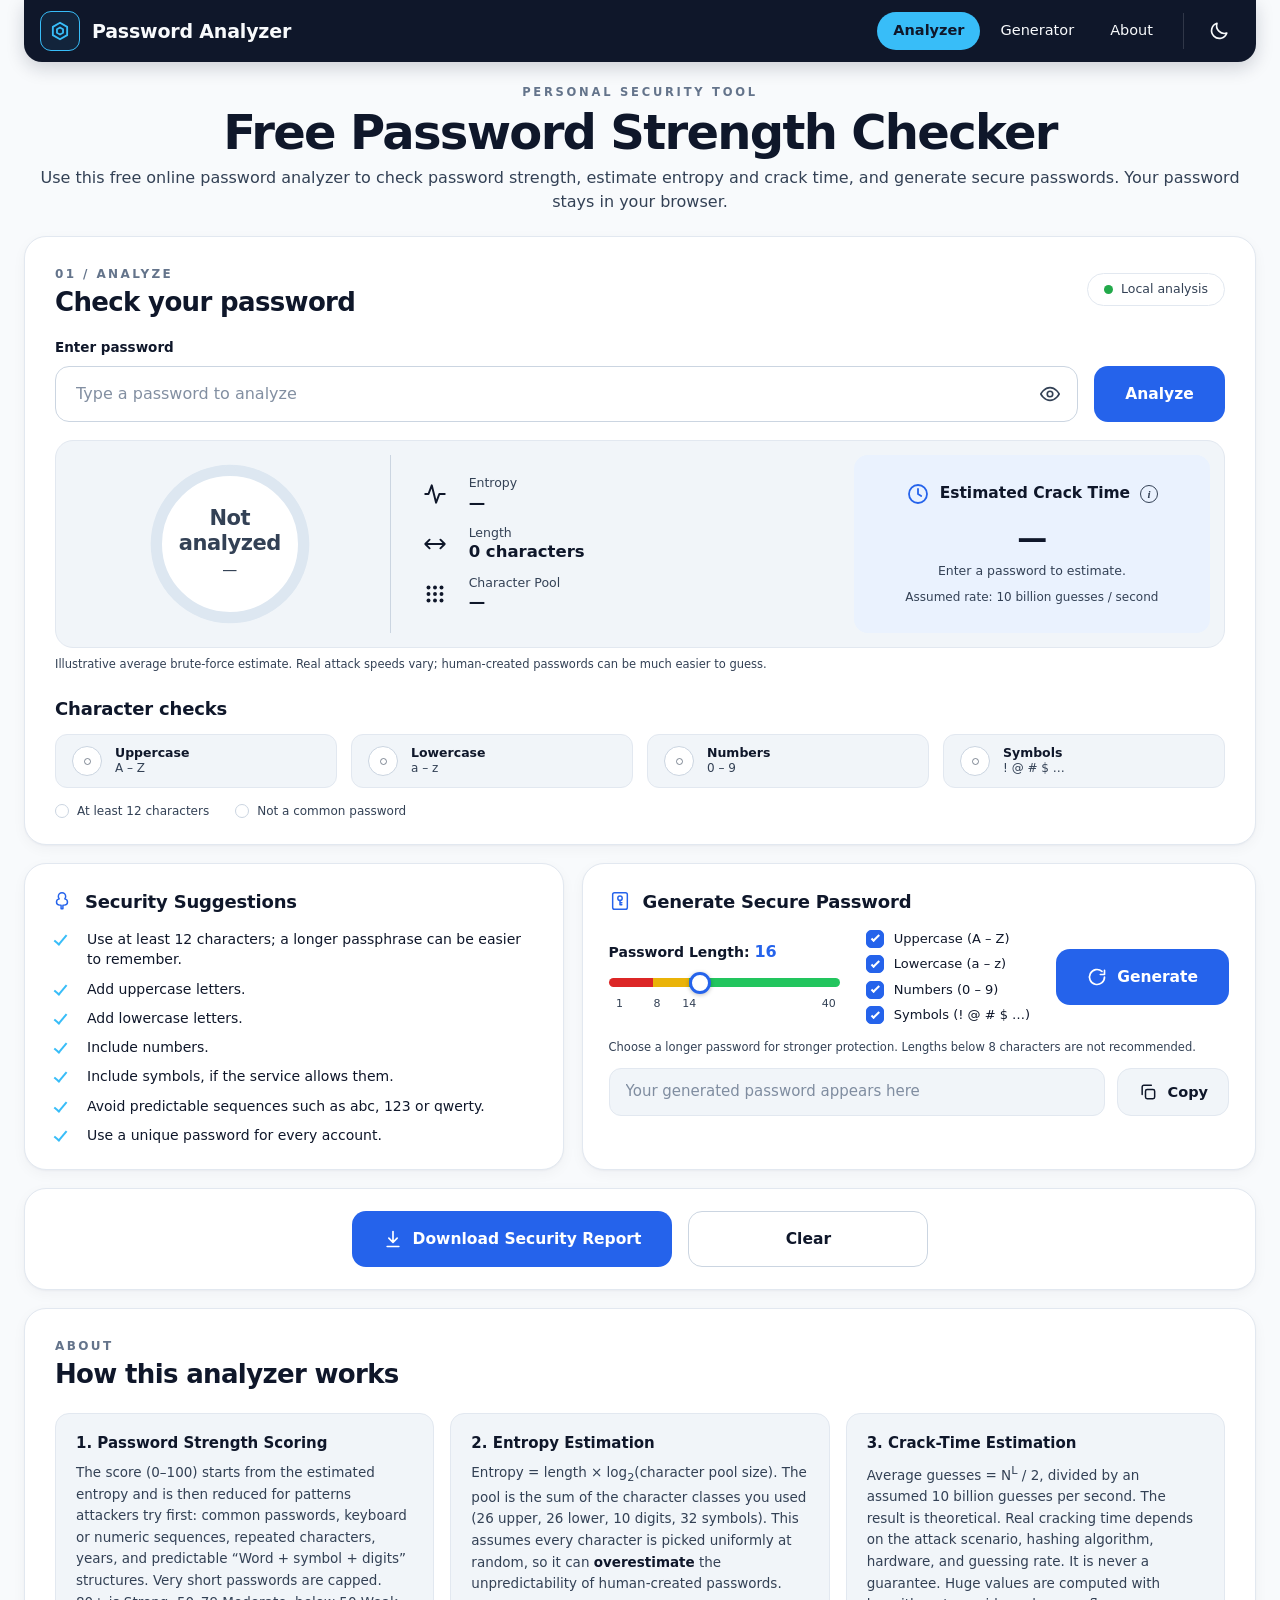
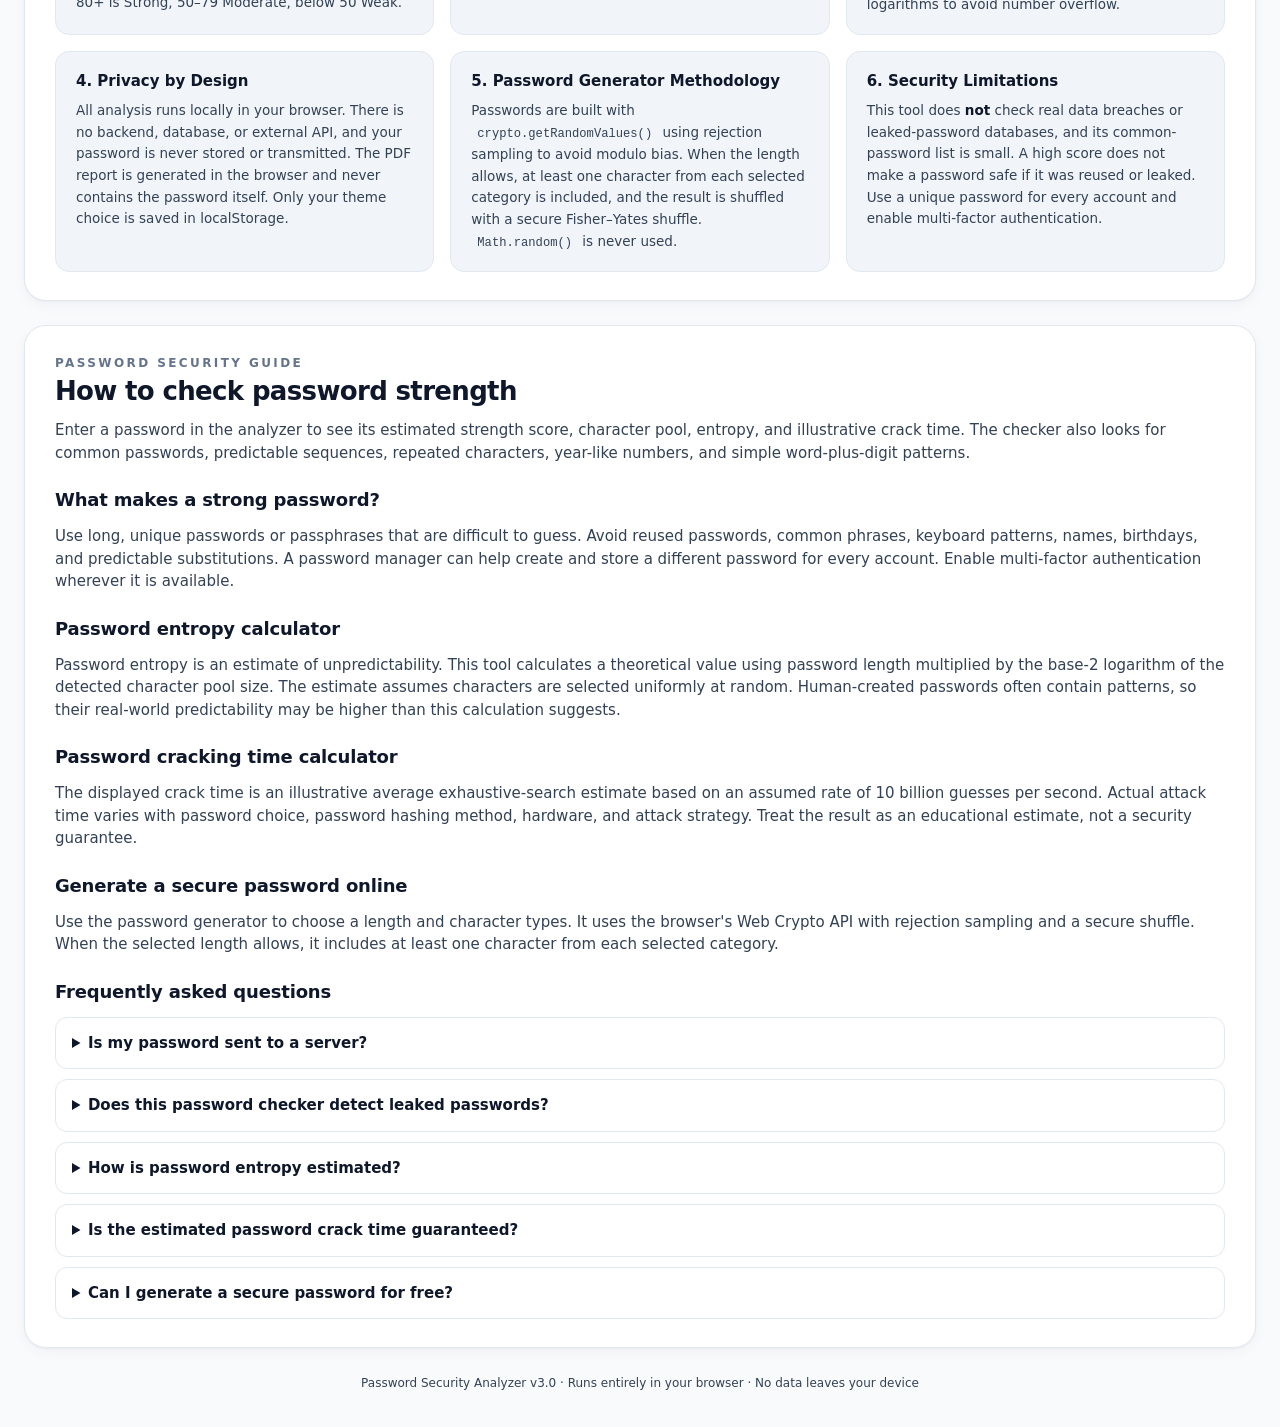
<file: index.html>
<!DOCTYPE html>
<html lang="en" data-theme="light">
<head>
  <meta charset="UTF-8">
  <meta name="viewport" content="width=device-width, initial-scale=1">
  <title>Free Password Strength Checker &amp; Secure Generator</title>
  <meta name="description" content="Check password strength, entropy and estimated crack time with a free online password analyzer. Generate secure passwords privately in your browser.">
  <meta name="color-scheme" content="light dark">

  <meta name="robots" content="index, follow, max-image-preview:large">
  <meta name="author" content="Password Security Analyzer">
  <link rel="canonical" href="https://password-security-analyzer-kittu07.vercel.app/">
  <meta property="og:type" content="website">
  <meta property="og:site_name" content="Password Security Analyzer">
  <meta property="og:title" content="Free Password Strength Checker &amp; Secure Generator">
  <meta property="og:description" content="Analyze password strength, entropy and estimated crack time. Generate secure passwords privately in your browser.">
  <meta property="og:url" content="https://password-security-analyzer-kittu07.vercel.app/">
  <meta name="twitter:card" content="summary">
  <meta name="twitter:title" content="Free Password Strength Checker &amp; Secure Generator">
  <meta name="twitter:description" content="Analyze password strength and generate secure passwords privately in your browser.">
  <script type="application/ld+json">
  {
    "@context": "https://schema.org",
    "@type": "WebApplication",
    "name": "Password Security Analyzer",
    "url": "https://password-security-analyzer-kittu07.vercel.app/",
    "description": "A free browser-based password strength checker, password entropy calculator, estimated password cracking time calculator, and secure password generator.",
    "applicationCategory": "SecurityApplication",
    "operatingSystem": "Any",
    "browserRequirements": "A modern browser with JavaScript and Web Crypto API support.",
    "offers": {
      "@type": "Offer",
      "price": "0",
      "priceCurrency": "USD"
    },
    "featureList": [
      "Password strength analysis",
      "Password entropy estimation",
      "Theoretical password crack-time estimation",
      "Cryptographically secure password generation",
      "Local browser-only password analysis",
      "PDF security report generation"
    ]
  }
  </script>
  <meta name="google-site-verification" content="m8NL9wvVpZag4avcpTypbV5zmNT3r9YOxgs9nWuaRSk" />
  <script>
    /* Apply the saved theme before first paint to avoid a flash. */
    try {
      var saved = localStorage.getItem('psa-theme');
      if (saved === 'dark' || saved === 'light') document.documentElement.setAttribute('data-theme', saved);
    } catch (e) {}
  </script>
  <link rel="stylesheet" href="style.css">
</head>
<body>

  <!-- ============ NAVIGATION ============ -->
  <header class="nav" id="top">
    <div class="nav__inner">
      <a class="brand" href="#top" aria-label="Password Analyzer home">
        <span class="brand__logo" aria-hidden="true">
          <svg viewBox="0 0 24 24" fill="none" stroke="currentColor" stroke-width="2" stroke-linejoin="round">
            <path d="M12 3l7.8 4.5v9L12 21l-7.8-4.5v-9L12 3z"/>
            <path d="M12 8.2l3.3 1.9v3.8L12 15.8l-3.3-1.9v-3.8L12 8.2z"/>
          </svg>
        </span>
        <span class="brand__name">Password Analyzer</span>
      </a>

      <nav class="nav__links" aria-label="Primary">
        <a href="#analyzer" class="nav__link is-active" data-section="analyzer">Analyzer</a>
        <a href="#generator" class="nav__link" data-section="generator">Generator</a>
        <a href="#about" class="nav__link" data-section="about">About</a>
        <span class="nav__divider" aria-hidden="true"></span>
        <button class="theme-toggle" id="themeToggle" type="button" aria-label="Switch to dark theme" title="Toggle light / dark theme">
          <svg class="icon-moon" viewBox="0 0 24 24" fill="none" stroke="currentColor" stroke-width="1.8" stroke-linecap="round" stroke-linejoin="round" aria-hidden="true"><path d="M20.5 14.2A8.5 8.5 0 0 1 9.8 3.5 8.5 8.5 0 1 0 20.5 14.2z"/></svg>
          <svg class="icon-sun" viewBox="0 0 24 24" fill="none" stroke="currentColor" stroke-width="1.8" stroke-linecap="round" stroke-linejoin="round" aria-hidden="true"><circle cx="12" cy="12" r="4"/><path d="M12 2v2M12 20v2M4.9 4.9l1.4 1.4M17.7 17.7l1.4 1.4M2 12h2M20 12h2M4.9 19.1l1.4-1.4M17.7 6.3l1.4-1.4"/></svg>
        </button>
      </nav>
    </div>
  </header>

  <main class="container">

    <!-- ============ HERO ============ -->
    <section class="hero">
      <p class="eyebrow eyebrow--hero">Personal Security Tool</p>
      <h1>Free Password Strength Checker</h1>
      <p class="hero__sub">Use this free online password analyzer to check password strength, estimate entropy and crack time, and generate secure passwords. Your password stays in your browser.</p>
    </section>

    <!-- ============ ANALYZER ============ -->
    <section class="card card--analyzer" id="analyzer" aria-labelledby="analyzeTitle">
      <div class="card__head">
        <div>
          <p class="eyebrow">01 / Analyze</p>
          <h2 id="analyzeTitle" class="h-lg">Check your password</h2>
        </div>
        <span class="pill"><i class="pill__dot" aria-hidden="true"></i>Local analysis</span>
      </div>

      <label class="field-label" for="passwordInput">Enter password</label>
      <form class="input-row" id="analyzeForm" autocomplete="off" novalidate>
        <div class="input-wrap">
          <input id="passwordInput" type="password" placeholder="Type a password to analyze" autocomplete="off" autocapitalize="off" autocorrect="off" spellcheck="false" aria-describedby="privacyNote">
          <button class="eye" id="eyeBtn" type="button" aria-label="Show password" aria-pressed="false">
            <svg class="eye__open" viewBox="0 0 24 24" fill="none" stroke="currentColor" stroke-width="1.8" stroke-linecap="round" stroke-linejoin="round" aria-hidden="true"><path d="M2 12s3.6-7 10-7 10 7 10 7-3.6 7-10 7S2 12 2 12z"/><circle cx="12" cy="12" r="3"/></svg>
            <svg class="eye__closed" viewBox="0 0 24 24" fill="none" stroke="currentColor" stroke-width="1.8" stroke-linecap="round" stroke-linejoin="round" aria-hidden="true"><path d="M17.9 17.9A10.4 10.4 0 0 1 12 19C5.6 19 2 12 2 12a18.5 18.5 0 0 1 4.1-5.1M9.9 5.2A9.7 9.7 0 0 1 12 5c6.4 0 10 7 10 7a18.6 18.6 0 0 1-2.2 3.2M14.1 14.1a3 3 0 1 1-4.2-4.2M2 2l20 20"/></svg>
          </button>
        </div>
        <button class="btn btn--primary btn--analyze" id="analyzeBtn" type="submit">Analyze</button>
      </form>
      <span id="privacyNote" class="sr-only">Your password never leaves this browser.</span>

      <!-- Analysis dashboard -->
      <div class="panel" aria-live="polite">
        <!-- A. Strength meter -->
        <div class="panel__col panel__meter">
          <div class="ring" id="ring" role="img" aria-label="Password strength meter: not analyzed">
            <svg viewBox="0 0 120 120" aria-hidden="true">
              <circle class="ring__track" cx="60" cy="60" r="52"/>
              <circle class="ring__bar" id="ringBar" cx="60" cy="60" r="52"/>
            </svg>
            <div class="ring__center">
              <div class="ring__label" id="strengthLabel">Not analyzed</div>
              <div class="ring__score" id="strengthScore">&mdash;</div>
            </div>
          </div>
        </div>

        <!-- B. Metrics -->
        <div class="panel__col panel__metrics">
          <div class="metric">
            <span class="metric__ico" aria-hidden="true"><svg viewBox="0 0 24 24" fill="none" stroke="currentColor" stroke-width="1.8" stroke-linecap="round" stroke-linejoin="round"><path d="M3 12h3l3-8 4 16 3-8h5"/></svg></span>
            <div><span class="metric__label">Entropy</span><strong class="metric__value" id="mEntropy">&mdash;</strong></div>
          </div>
          <div class="metric">
            <span class="metric__ico" aria-hidden="true"><svg viewBox="0 0 24 24" fill="none" stroke="currentColor" stroke-width="1.8" stroke-linecap="round" stroke-linejoin="round"><path d="M3 12h18M7 8l-4 4 4 4M17 8l4 4-4 4"/></svg></span>
            <div><span class="metric__label">Length</span><strong class="metric__value" id="mLength">0 characters</strong></div>
          </div>
          <div class="metric">
            <span class="metric__ico" aria-hidden="true"><svg viewBox="0 0 24 24" fill="currentColor"><circle cx="6" cy="6" r="1.8"/><circle cx="12" cy="6" r="1.8"/><circle cx="18" cy="6" r="1.8"/><circle cx="6" cy="12" r="1.8"/><circle cx="12" cy="12" r="1.8"/><circle cx="18" cy="12" r="1.8"/><circle cx="6" cy="18" r="1.8"/><circle cx="12" cy="18" r="1.8"/><circle cx="18" cy="18" r="1.8"/></svg></span>
            <div><span class="metric__label">Character Pool</span><strong class="metric__value" id="mPool">&mdash;</strong></div>
          </div>
        </div>

        <!-- C. Crack time -->
        <div class="panel__col panel__crack">
          <div class="crack">
            <div class="crack__title">
              <svg viewBox="0 0 24 24" fill="none" stroke="currentColor" stroke-width="1.8" stroke-linecap="round" stroke-linejoin="round" aria-hidden="true"><circle cx="12" cy="12" r="9"/><path d="M12 7v5l3.2 2"/></svg>
              <span>Estimated Crack Time</span>
              <span class="info" tabindex="0" role="note" aria-label="About this estimate: Theoretical average time for an exhaustive search at 10 billion guesses per second. Real attacks depend on the hashing algorithm, hardware and attack method, and human-made passwords are often guessed far faster.">i
                <span class="info__tip">Theoretical average time for an exhaustive search at 10 billion guesses per second. Real attacks depend on the hashing algorithm, hardware and attack method, and human-made passwords are often guessed much faster.</span>
              </span>
            </div>
            <div class="crack__value" id="crackValue">&mdash;</div>
            <div class="crack__note" id="crackNote">Enter a password to estimate.</div>
            <div class="crack__rate">Assumed rate: 10 billion guesses / second</div>
          </div>
        </div>
      </div>
      <p class="footnote">Illustrative average brute-force estimate. Real attack speeds vary; human-created passwords can be much easier to guess.</p>

      <h3 class="h-md">Character checks</h3>
      <div class="tiles">
        <div class="tile" data-check="upper"><span class="tile__ico" aria-hidden="true"></span><div><strong>Uppercase</strong><span>A &ndash; Z</span></div></div>
        <div class="tile" data-check="lower"><span class="tile__ico" aria-hidden="true"></span><div><strong>Lowercase</strong><span>a &ndash; z</span></div></div>
        <div class="tile" data-check="number"><span class="tile__ico" aria-hidden="true"></span><div><strong>Numbers</strong><span>0 &ndash; 9</span></div></div>
        <div class="tile" data-check="symbol"><span class="tile__ico" aria-hidden="true"></span><div><strong>Symbols</strong><span>! @ # $ &hellip;</span></div></div>
      </div>
      <div class="minis">
        <span class="mini" data-check="len12"><i class="mini__dot" aria-hidden="true"></i><span>At least 12 characters</span></span>
        <span class="mini" data-check="common"><i class="mini__dot" aria-hidden="true"></i><span id="commonText">Not a common password</span></span>
      </div>
    </section>

    <!-- ============ SUGGESTIONS + GENERATOR ============ -->
    <div class="lower" id="generator">
      <section class="card card--suggest" aria-labelledby="sugTitle">
        <h2 class="h-md h-icon" id="sugTitle">
          <svg viewBox="0 0 24 24" fill="none" stroke="currentColor" stroke-width="1.6" stroke-linecap="round" stroke-linejoin="round" aria-hidden="true"><path d="M12 3a4 4 0 0 0-4 4c0 1.1.4 2 1 2.7-1.8.4-3 1.8-3 3.5 0 1.9 1.6 3.3 3.5 3.3H11v4h2v-4h1.5c1.9 0 3.5-1.4 3.5-3.3 0-1.7-1.2-3.1-3-3.5.6-.7 1-1.6 1-2.7a4 4 0 0 0-4-4z"/></svg>
          Security Suggestions
        </h2>
        <ul class="suggest" id="suggestList"></ul>
      </section>

      <section class="card card--gen" aria-labelledby="genTitle">
        <h2 class="h-md h-icon" id="genTitle">
          <svg viewBox="0 0 24 24" fill="none" stroke="currentColor" stroke-width="1.6" stroke-linecap="round" stroke-linejoin="round" aria-hidden="true"><rect x="4" y="3" width="16" height="18" rx="2"/><circle cx="12" cy="9" r="2.4"/><path d="M12 11.4V16M12 14h2M12 16h2"/></svg>
          Generate Secure Password
        </h2>

        <div class="gen">
          <div class="gen__length">
            <label class="gen__label" for="lengthSlider">Password Length: <span class="gen__value" id="lengthValue">16</span></label>
            <input id="lengthSlider" class="slider" type="range" min="1" max="40" step="1" value="16" aria-valuemin="1" aria-valuemax="40">
            <div class="ticks" aria-hidden="true">
              <span style="left:0%">1</span>
              <span style="left:17.95%">8</span>
              <span style="left:33.33%">14</span>
              <span style="left:100%">40</span>
            </div>
          </div>

          <fieldset class="opts">
            <legend class="sr-only">Character types</legend>
            <label class="check"><input type="checkbox" id="optUpper" checked><span class="check__box" aria-hidden="true"></span>Uppercase (A &ndash; Z)</label>
            <label class="check"><input type="checkbox" id="optLower" checked><span class="check__box" aria-hidden="true"></span>Lowercase (a &ndash; z)</label>
            <label class="check"><input type="checkbox" id="optNumber" checked><span class="check__box" aria-hidden="true"></span>Numbers (0 &ndash; 9)</label>
            <label class="check"><input type="checkbox" id="optSymbol" checked><span class="check__box" aria-hidden="true"></span>Symbols (! @ # $ &hellip;)</label>
          </fieldset>

          <button class="btn btn--primary btn--generate" id="generateBtn" type="button">
            <svg viewBox="0 0 24 24" fill="none" stroke="currentColor" stroke-width="2" stroke-linecap="round" stroke-linejoin="round" aria-hidden="true"><path d="M21 12a9 9 0 1 1-3-6.7"/><path d="M21 4v5h-5"/></svg>
            Generate
          </button>
        </div>

        <p class="footnote gen__hint" id="genHint">Choose a longer password for stronger protection. Lengths below 8 characters are not recommended.</p>

        <div class="out-row">
          <input id="generatedOutput" class="out" type="text" readonly placeholder="Your generated password appears here" aria-label="Generated password" spellcheck="false" autocomplete="off">
          <button class="btn btn--ghost btn--copy" id="copyBtn" type="button" aria-label="Copy generated password">
            <svg viewBox="0 0 24 24" fill="none" stroke="currentColor" stroke-width="1.8" stroke-linecap="round" stroke-linejoin="round" aria-hidden="true"><rect x="9" y="9" width="11" height="11" rx="2"/><path d="M5 15V6a2 2 0 0 1 2-2h9"/></svg>
            <span id="copyText">Copy</span>
          </button>
        </div>
        <p class="status" id="genStatus" role="status" aria-live="polite"></p>
      </section>
    </div>

    <!-- ============ ACTION FOOTER ============ -->
    <section class="card card--actions" aria-label="Report actions">
      <button class="btn btn--primary btn--wide" id="downloadBtn" type="button">
        <svg viewBox="0 0 24 24" fill="none" stroke="currentColor" stroke-width="2" stroke-linecap="round" stroke-linejoin="round" aria-hidden="true"><path d="M12 3v12M7 11l5 5 5-5M5 21h14"/></svg>
        Download Security Report
      </button>
      <button class="btn btn--outline btn--wide" id="clearBtn" type="button">Clear</button>
      <p class="status status--center" id="actionStatus" role="status" aria-live="polite"></p>
    </section>

    <!-- ============ ABOUT ============ -->
    <section class="card card--about" id="about" aria-labelledby="aboutTitle">
      <p class="eyebrow">About</p>
      <h2 class="h-lg" id="aboutTitle">How this analyzer works</h2>

      <div class="about">
        <article>
          <h3>1. Password Strength Scoring</h3>
          <p>The score (0&ndash;100) starts from the estimated entropy and is then reduced for patterns attackers try first: common passwords, keyboard or numeric sequences, repeated characters, years, and predictable &ldquo;Word + symbol + digits&rdquo; structures. Very short passwords are capped. 80+ is Strong, 50&ndash;79 Moderate, below 50 Weak.</p>
        </article>
        <article>
          <h3>2. Entropy Estimation</h3>
          <p>Entropy = length &times; log<sub>2</sub>(character pool size). The pool is the sum of the character classes you used (26 upper, 26 lower, 10 digits, 32 symbols). This assumes every character is picked uniformly at random, so it can <strong>overestimate</strong> the unpredictability of human-created passwords.</p>
        </article>
        <article>
          <h3>3. Crack-Time Estimation</h3>
          <p>Average guesses = N<sup>L</sup> / 2, divided by an assumed 10 billion guesses per second. The result is theoretical. Real cracking time depends on the attack scenario, hashing algorithm, hardware, and guessing rate. It is never a guarantee. Huge values are computed with logarithms to avoid number overflow.</p>
        </article>
        <article>
          <h3>4. Privacy by Design</h3>
          <p>All analysis runs locally in your browser. There is no backend, database, or external API, and your password is never stored or transmitted. The PDF report is generated in the browser and never contains the password itself. Only your theme choice is saved in localStorage.</p>
        </article>
        <article>
          <h3>5. Password Generator Methodology</h3>
          <p>Passwords are built with <code>crypto.getRandomValues()</code> using rejection sampling to avoid modulo bias. When the length allows, at least one character from each selected category is included, and the result is shuffled with a secure Fisher&ndash;Yates shuffle. <code>Math.random()</code> is never used.</p>
        </article>
        <article>
          <h3>6. Security Limitations</h3>
          <p>This tool does <strong>not</strong> check real data breaches or leaked-password databases, and its common-password list is small. A high score does not make a password safe if it was reused or leaked. Use a unique password for every account and enable multi-factor authentication.</p>
        </article>
      </div>
    </section>


    <!-- ============ PASSWORD SECURITY GUIDE ============ -->
    <section class="card card--about seo-guide" id="password-security-guide" aria-labelledby="guideTitle">
      <p class="eyebrow">Password Security Guide</p>
      <h2 class="h-lg" id="guideTitle">How to check password strength</h2>
      <p>Enter a password in the analyzer to see its estimated strength score, character pool, entropy, and illustrative crack time. The checker also looks for common passwords, predictable sequences, repeated characters, year-like numbers, and simple word-plus-digit patterns.</p>

      <h3 class="h-md">What makes a strong password?</h3>
      <p>Use long, unique passwords or passphrases that are difficult to guess. Avoid reused passwords, common phrases, keyboard patterns, names, birthdays, and predictable substitutions. A password manager can help create and store a different password for every account. Enable multi-factor authentication wherever it is available.</p>

      <h3 class="h-md">Password entropy calculator</h3>
      <p>Password entropy is an estimate of unpredictability. This tool calculates a theoretical value using password length multiplied by the base-2 logarithm of the detected character pool size. The estimate assumes characters are selected uniformly at random. Human-created passwords often contain patterns, so their real-world predictability may be higher than this calculation suggests.</p>

      <h3 class="h-md">Password cracking time calculator</h3>
      <p>The displayed crack time is an illustrative average exhaustive-search estimate based on an assumed rate of 10 billion guesses per second. Actual attack time varies with password choice, password hashing method, hardware, and attack strategy. Treat the result as an educational estimate, not a security guarantee.</p>

      <h3 class="h-md">Generate a secure password online</h3>
      <p>Use the password generator to choose a length and character types. It uses the browser's Web Crypto API with rejection sampling and a secure shuffle. When the selected length allows, it includes at least one character from each selected category.</p>

      <h3 class="h-md">Frequently asked questions</h3>
      <div class="seo-faq">
        <details>
          <summary>Is my password sent to a server?</summary>
          <p>No. Password analysis and generation run locally in your browser. This application has no backend or external password-checking API, and it does not transmit the password.</p>
        </details>
        <details>
          <summary>Does this password checker detect leaked passwords?</summary>
          <p>No. It checks a small built-in list of common passwords and predictable patterns. It does not query breached-password databases or confirm whether an account password has been exposed.</p>
        </details>
        <details>
          <summary>How is password entropy estimated?</summary>
          <p>The tool multiplies the password length by log base 2 of the detected character pool size. This is a theoretical estimate and assumes uniformly random character selection.</p>
        </details>
        <details>
          <summary>Is the estimated password crack time guaranteed?</summary>
          <p>No. It is an illustrative average brute-force estimate using an assumed 10 billion guesses per second. Real cracking speeds and attack methods vary significantly.</p>
        </details>
        <details>
          <summary>Can I generate a secure password for free?</summary>
          <p>Yes. Choose the desired length and character categories, then select Generate. The generator uses the browser's cryptographic random number generator.</p>
        </details>
      </div>
    </section>

    <footer class="site-footer">Password Security Analyzer v3.0 &middot; Runs entirely in your browser &middot; No data leaves your device</footer>
  </main>

  <script src="script.js"></script>
</body>
</html>
</file>
<file: style.css>
/* ==========================================================
   Password Security Analyzer v3.0 — style.css
   ========================================================== */

:root {
  /* Light palette */
  --canvas: #F8FAFC;
  --surface: #FFFFFF;
  --primary: #2563EB;
  --primary-hover: #1D4ED8;
  --on-primary: #FFFFFF;
  --accent: #38BDF8;
  --text: #0F172A;
  --text-2: #334155;

  --border: #E2E8F0;
  --border-strong: #CBD5E1;
  --muted: #F1F5F9;
  --eyebrow: #64748B;
  --placeholder: #64748B;

  --nav-bg: #0F172A;
  --nav-text: #F8FAFC;
  --nav-muted: #CBD5E1;

  --good: #15803D;
  --good-bg: #DCFCE7;
  --warn: #A16207;
  --warn-bar: #EAB308;
  --bad: #DC2626;
  --crack-bg: #EAF2FE;
  --track: #DDE7F1;

  --shadow: 0 1px 2px rgba(15, 23, 42, .04), 0 4px 14px rgba(15, 23, 42, .04);
  --radius-card: 22px;
  --radius-ctl: 14px;
  --font: "Poppins", "Inter", "Segoe UI", system-ui, -apple-system, Roboto, "Helvetica Neue", Arial, sans-serif;
}

:root[data-theme="dark"] {
  --canvas: #0F172A;
  --surface: #1E293B;
  --primary: #3B82F6;
  --primary-hover: #60A5FA;
  --on-primary: #0B1220;
  --accent: #60A5FA;
  --text: #F8FAFC;
  --text-2: #94A3B8;

  --border: #334155;
  --border-strong: #475569;
  --muted: #172236;
  --eyebrow: #94A3B8;
  --placeholder: #94A3B8;

  --nav-bg: #0B1120;
  --nav-text: #F8FAFC;
  --nav-muted: #94A3B8;

  --good: #4ADE80;
  --good-bg: rgba(74, 222, 128, .16);
  --warn: #FACC15;
  --warn-bar: #FACC15;
  --bad: #F87171;
  --crack-bg: rgba(59, 130, 246, .14);
  --track: #334155;

  --shadow: 0 1px 2px rgba(0, 0, 0, .25), 0 4px 14px rgba(0, 0, 0, .18);
}

/* ---------- Base ---------- */
*, *::before, *::after { box-sizing: border-box; }
html { scroll-behavior: smooth; -webkit-text-size-adjust: 100%; }
body {
  margin: 0;
  font-family: var(--font);
  font-size: 15px;
  line-height: 1.5;
  color: var(--text);
  background: var(--canvas);
  transition: background-color .2s ease, color .2s ease;
}
h1, h2, h3, p { margin: 0; }
button, input { font-family: inherit; font-size: inherit; color: inherit; }
button { cursor: pointer; }
a { color: inherit; text-decoration: none; }
code { font-family: ui-monospace, SFMono-Regular, Menlo, Consolas, monospace; font-size: .9em; background: var(--muted); padding: 1px 6px; border-radius: 6px; }
:focus-visible { outline: 2px solid var(--accent); outline-offset: 2px; }
.sr-only { position: absolute; width: 1px; height: 1px; margin: -1px; padding: 0; overflow: hidden; clip: rect(0 0 0 0); border: 0; }

.container { width: min(1240px, 100% - 48px); margin: 0 auto; padding-bottom: 28px; }

/* ---------- Navigation ---------- */
.nav {
  position: sticky; top: 0; z-index: 50;
  width: min(1240px, 100% - 48px);
  margin: 0 auto;
  background: var(--nav-bg);
  color: var(--nav-text);
  border-radius: 0 0 18px 18px;
  box-shadow: 0 6px 18px rgba(15, 23, 42, .18);
}
.nav__inner { display: flex; align-items: center; justify-content: space-between; gap: 16px; height: 62px; padding: 0 18px 0 16px; }
.brand { display: flex; align-items: center; gap: 12px; min-width: 0; }
.brand__logo {
  display: grid; place-items: center; width: 40px; height: 40px; flex: none;
  border: 1.5px solid var(--accent); border-radius: 11px; color: var(--accent);
  background: rgba(56, 189, 248, .08);
}
.brand__logo svg { width: 22px; height: 22px; }
.brand__name { font-weight: 600; font-size: 19px; letter-spacing: -.01em; white-space: nowrap; }
.badge { background: #2563EB; color: #fff; font-size: 11px; font-weight: 600; padding: 2px 9px; border-radius: 999px; }
:root[data-theme="dark"] .badge { background: #3B82F6; color: #0B1120; }

.nav__links { display: flex; align-items: center; gap: 4px; }
.nav__link {
  padding: 8px 16px; border-radius: 999px; font-weight: 500; font-size: 14.5px;
  color: var(--nav-text); transition: background-color .15s, color .15s;
}
.nav__link:hover { background: rgba(255, 255, 255, .08); }
.nav__link.is-active { background: var(--accent); color: #0F172A; font-weight: 600; }
.nav__divider { width: 1px; height: 36px; background: rgba(255, 255, 255, .14); margin: 0 12px 0 10px; }
.theme-toggle {
  display: grid; place-items: center; width: 38px; height: 38px; border: 0; background: transparent;
  color: var(--nav-text); border-radius: 10px; transition: background-color .15s, color .15s;
}
.theme-toggle:hover { background: rgba(255, 255, 255, .08); color: var(--accent); }
.theme-toggle svg { width: 22px; height: 22px; }
.icon-sun { display: none; }
:root[data-theme="dark"] .icon-sun { display: block; }
:root[data-theme="dark"] .icon-moon { display: none; }

/* ---------- Hero ---------- */
.hero { text-align: center; padding: 22px 0 22px; }
.eyebrow { font-size: 12px; font-weight: 600; letter-spacing: .2em; text-transform: uppercase; color: var(--eyebrow); }
.eyebrow--hero { font-size: 11.5px; letter-spacing: .24em; margin-bottom: 4px; }
.hero h1 { font-size: clamp(30px, 5vw, 48px); font-weight: 600; letter-spacing: -.035em; line-height: 1.15; }
.hero__sub { margin-top: 6px; color: var(--text-2); font-size: 16px; }

/* ---------- Cards ---------- */
.card {
  background: var(--surface);
  border: 1px solid var(--border);
  border-radius: var(--radius-card);
  box-shadow: var(--shadow);
  padding: 28px 30px;
  transition: background-color .2s, border-color .2s;
}
.card--analyzer { padding: 28px 30px 24px; scroll-margin-top: 84px; }
.card__head { display: flex; align-items: flex-start; justify-content: space-between; gap: 16px; margin-bottom: 18px; }
.h-lg { font-size: 26px; font-weight: 600; letter-spacing: -.025em; line-height: 1.2; margin-top: 4px; }
.h-md { font-size: 18px; font-weight: 600; letter-spacing: -.01em; }
.h-icon { display: flex; align-items: center; gap: 12px; }
.h-icon svg { width: 22px; height: 22px; color: var(--primary); flex: none; }
:root[data-theme="dark"] .h-icon svg { color: var(--accent); }

.pill {
  display: inline-flex; align-items: center; gap: 8px; margin-top: 8px;
  padding: 6px 16px; border: 1px solid var(--border); border-radius: 999px;
  font-size: 12.5px; color: var(--text-2); background: var(--surface); white-space: nowrap;
}
.pill__dot { width: 9px; height: 9px; border-radius: 50%; background: var(--good); display: inline-block; }
:root:not([data-theme="dark"]) .pill__dot { background: #22A94A; }

/* ---------- Input ---------- */
.field-label { display: block; font-size: 13.5px; font-weight: 600; margin-bottom: 9px; }
.input-row { display: flex; gap: 16px; align-items: stretch; }
.input-wrap { position: relative; flex: 1; min-width: 0; }
.input-wrap input {
  width: 100%; height: 56px; padding: 0 56px 0 20px;
  background: var(--surface); color: var(--text);
  border: 1.5px solid var(--border-strong); border-radius: var(--radius-ctl);
  font-size: 16px; outline: none; transition: border-color .15s, box-shadow .15s, background-color .2s;
}
.input-wrap input::placeholder { color: var(--placeholder); opacity: .8; }
.input-wrap input:focus { border-color: var(--primary); box-shadow: 0 0 0 3px rgba(37, 99, 235, .16); }
:root[data-theme="dark"] .input-wrap input:focus { box-shadow: 0 0 0 3px rgba(96, 165, 250, .25); }
.eye {
  position: absolute; right: 8px; top: 50%; transform: translateY(-50%);
  width: 40px; height: 40px; display: grid; place-items: center;
  border: 0; background: transparent; border-radius: 10px; color: var(--text-2);
  transition: color .15s, background-color .15s;
}
.eye:hover, .eye:focus-visible { color: var(--primary); }
:root[data-theme="dark"] .eye:hover, :root[data-theme="dark"] .eye:focus-visible { color: var(--accent); }
.eye svg { width: 22px; height: 22px; }
.eye__closed { display: none; }
.eye.is-on .eye__open { display: none; }
.eye.is-on .eye__closed { display: block; }

/* ---------- Buttons ---------- */
.btn {
  display: inline-flex; align-items: center; justify-content: center; gap: 10px;
  height: 56px; padding: 0 30px; border-radius: var(--radius-ctl);
  font-weight: 600; font-size: 15.5px; border: 1.5px solid transparent;
  transition: background-color .15s, border-color .15s, color .15s, transform .05s;
}
.btn svg { width: 20px; height: 20px; flex: none; }
.btn:active { transform: translateY(1px); }
.btn--primary { background: var(--primary); color: var(--on-primary); }
.btn--primary:hover { background: var(--primary-hover); }
.btn--outline { background: transparent; color: var(--text); border-color: var(--border-strong); }
.btn--outline:hover { border-color: var(--primary); color: var(--primary); }
:root[data-theme="dark"] .btn--outline:hover { color: var(--accent); border-color: var(--accent); }
.btn--ghost { background: var(--muted); color: var(--text); border-color: var(--border); height: 48px; padding: 0 20px; font-size: 14.5px; }
.btn--ghost:hover { border-color: var(--primary); }
.btn--ghost.is-done { color: var(--good); border-color: var(--good); }
.btn--analyze { min-width: 131px; }
.btn--generate { height: 56px; min-width: 153px; }
.btn--wide { min-width: 240px; }

/* ---------- Analysis panel ---------- */
.panel {
  display: grid; grid-template-columns: minmax(0, .9fr) minmax(0, 1.3fr) minmax(0, 1fr);
  margin-top: 18px; padding: 14px;
  background: var(--muted); border: 1px solid var(--border); border-radius: 18px;
}
.panel__col { min-width: 0; }
.panel__meter { display: grid; place-items: center; padding: 4px 10px; border-right: 1px solid var(--border-strong); }

.ring { --ring-color: var(--track); position: relative; width: 170px; height: 170px; }
.ring svg { width: 100%; height: 100%; transform: rotate(-90deg); }
.ring circle { fill: var(--surface); stroke-width: 8; }
.ring__track { stroke: var(--track); }
.ring__bar {
  fill: none !important; stroke: var(--ring-color); stroke-linecap: round;
  stroke-dasharray: 326.73; stroke-dashoffset: 326.73; transition: stroke-dashoffset .5s ease, stroke .3s;
}
.ring__center { position: absolute; inset: 0; display: flex; flex-direction: column; align-items: center; justify-content: center; text-align: center; padding: 0 16px; }
.ring__label { font-size: 21px; font-weight: 600; letter-spacing: -.02em; line-height: 1.15; color: var(--text-2); }
.ring__score { margin-top: 4px; font-size: 15px; color: var(--text-2); font-weight: 500; }
.ring.is-weak { --ring-color: var(--bad); }
.ring.is-moderate { --ring-color: var(--warn-bar); }
.ring.is-strong { --ring-color: var(--good); }
:root:not([data-theme="dark"]) .ring.is-strong { --ring-color: #16A34A; }
.ring.is-weak .ring__label { color: var(--bad); }
.ring.is-moderate .ring__label { color: var(--warn); }
.ring.is-strong .ring__label { color: var(--good); }
.ring[class*="is-"] .ring__score { color: var(--text); font-weight: 600; }

.panel__metrics { display: flex; flex-direction: column; justify-content: center; gap: 12px; padding: 8px 30px; }
.metric { display: flex; align-items: center; gap: 20px; }
.metric__ico { width: 28px; height: 28px; flex: none; display: grid; place-items: center; color: var(--text); }
.metric__ico svg { width: 26px; height: 26px; }
.metric__label { display: block; font-size: 12.5px; color: var(--text-2); line-height: 1.3; }
.metric__value { display: block; font-size: 16.5px; font-weight: 600; line-height: 1.3; }

.crack {
  height: 100%; display: flex; flex-direction: column; align-items: center; justify-content: center;
  text-align: center; padding: 16px 18px; background: var(--crack-bg); border-radius: 14px;
}
.crack__title { display: flex; align-items: center; gap: 10px; font-weight: 600; font-size: 15.5px; }
.crack__title > svg { width: 24px; height: 24px; color: var(--primary); }
:root[data-theme="dark"] .crack__title > svg { color: var(--accent); }
.crack__value { margin-top: 14px; font-size: 30px; font-weight: 700; letter-spacing: -.02em; line-height: 1.2; overflow-wrap: anywhere; }
.crack__value sup { font-size: .55em; }
.crack__note { margin-top: 6px; font-size: 12.5px; color: var(--text-2); }
.crack__rate { margin-top: 8px; font-size: 12px; font-weight: 500; color: var(--text-2); }

.info {
  position: relative; display: inline-grid; place-items: center; width: 18px; height: 18px;
  border: 1.5px solid var(--text-2); border-radius: 50%; color: var(--text-2);
  font-size: 11px; font-weight: 700; font-style: italic; font-family: Georgia, serif; cursor: help; flex: none;
}
.info:hover, .info:focus-visible { color: var(--primary); border-color: var(--primary); }
:root[data-theme="dark"] .info:hover, :root[data-theme="dark"] .info:focus-visible { color: var(--accent); border-color: var(--accent); }
.info__tip {
  position: absolute; z-index: 20; bottom: calc(100% + 10px); right: -12px; width: 260px;
  display: none; padding: 10px 12px; background: var(--nav-bg); color: var(--nav-text); border-radius: 10px;
  font: 400 12px/1.45 var(--font); font-style: normal; text-align: left;
  pointer-events: none; box-shadow: 0 8px 24px rgba(0, 0, 0, .25);
}
.info:hover .info__tip, .info:focus .info__tip, .info:focus-visible .info__tip { display: block; }

.footnote { margin-top: 8px; font-size: 11.5px; color: var(--text-2); }

/* ---------- Character checks ---------- */
.card--analyzer .h-md { margin-top: 22px; }
.tiles { display: grid; grid-template-columns: repeat(4, minmax(0, 1fr)); gap: 14px; margin-top: 12px; }
.tile {
  display: flex; align-items: center; gap: 13px; padding: 10px 16px;
  background: var(--muted); border: 1px solid var(--border); border-radius: 12px;
  transition: background-color .2s, border-color .2s;
}
.tile strong { display: block; font-size: 12.5px; font-weight: 600; line-height: 1.3; }
.tile div span { display: block; font-size: 12px; color: var(--text-2); line-height: 1.3; }
.tile__ico, .mini__dot {
  flex: none; display: grid; place-items: center; border-radius: 50%;
  border: 1.5px solid var(--border-strong); background: var(--surface); color: var(--text-2);
}
.tile__ico { width: 30px; height: 30px; }
.tile__ico::after { content: ""; width: 7px; height: 7px; border-radius: 50%; border: 1.5px solid currentColor; opacity: .6; }
.tile.is-pass { border-color: var(--good); background: var(--good-bg); }
.tile.is-pass .tile__ico { background: var(--good); border-color: var(--good); color: var(--surface); }
:root[data-theme="dark"] .tile.is-pass .tile__ico { color: #0B1120; }
.tile.is-pass .tile__ico::after {
  width: 5px; height: 9px; border: 0; border-right: 2.2px solid currentColor; border-bottom: 2.2px solid currentColor;
  border-radius: 0; transform: rotate(45deg) translate(-1px, -1px); opacity: 1;
}

.minis { display: flex; flex-wrap: wrap; gap: 8px 26px; margin-top: 14px; font-size: 12px; color: var(--text-2); }
.mini { display: inline-flex; align-items: center; gap: 8px; }
.mini__dot { width: 14px; height: 14px; border-width: 1.5px; }
.mini.is-pass { color: var(--good); font-weight: 500; }
.mini.is-pass .mini__dot { background: var(--good); border-color: var(--good); }
.mini.is-pass .mini__dot::after { content: ""; width: 3px; height: 6px; border-right: 1.8px solid var(--surface); border-bottom: 1.8px solid var(--surface); transform: rotate(45deg) translate(-.5px, -.5px); }
:root[data-theme="dark"] .mini.is-pass .mini__dot::after { border-color: #0B1120; }
.mini.is-fail { color: var(--bad); font-weight: 500; }
.mini.is-fail .mini__dot { border-color: var(--bad); background: var(--bad); }
.mini.is-fail .mini__dot::after { content: "!"; font-size: 9px; line-height: 1; font-weight: 800; color: var(--surface); }
:root[data-theme="dark"] .mini.is-fail .mini__dot::after { color: #0B1120; }

/* ---------- Lower grid ---------- */
.lower { display: grid; grid-template-columns: minmax(0, 4fr) minmax(0, 5fr); gap: 18px; margin-top: 18px; align-items: stretch; scroll-margin-top: 84px; }
.lower .card { padding: 24px 26px; height: 100%; display: flex; flex-direction: column; }
.lower .h-md { margin-bottom: 14px; }

.suggest { list-style: none; margin: 0; padding: 0; display: flex; flex-direction: column; gap: 9px; }
.suggest li { position: relative; padding-left: 36px; font-size: 14px; line-height: 1.45; color: var(--text); }
.suggest li::before {
  content: ""; position: absolute; left: 6px; top: 3px; width: 7px; height: 13px;
  border-right: 2.4px solid var(--good); border-bottom: 2.4px solid var(--good); transform: rotate(40deg);
}
.suggest li.tip::before { border-color: var(--accent); }
.suggest li.todo::before {
  left: 4px; top: 4px; width: 14px; height: 14px; border: 2px solid var(--warn-bar); border-radius: 50%; transform: none;
  background: radial-gradient(circle, var(--warn-bar) 0 2.2px, transparent 2.6px);
}
.suggest li.bad::before {
  left: 4px; top: 4px; width: 14px; height: 14px; border: 2px solid var(--bad); border-radius: 50%; transform: none;
  background: radial-gradient(circle, var(--bad) 0 2.2px, transparent 2.6px);
}
.suggest li.good strong { color: var(--good); font-weight: 600; }

/* ---------- Generator ---------- */
.gen { display: grid; grid-template-columns: minmax(0, 1fr) auto auto; gap: 18px 26px; align-items: center; }
.gen__label { display: block; font-size: 14px; font-weight: 600; margin-bottom: 8px; }
.gen__value { color: var(--primary); font-size: 16px; font-weight: 700; }
:root[data-theme="dark"] .gen__value { color: var(--accent); }

.slider {
  --pct: 38%;
  -webkit-appearance: none; appearance: none; display: block; width: 100%; height: 22px; margin: 0;
  background: transparent; cursor: pointer;
}
.slider::-webkit-slider-runnable-track {
  height: 9px; border-radius: 999px;
  background: linear-gradient(to right, #DC2626 0 19.23%, #EAB308 19.23% 34.62%, #22C55E 34.62% 100%);
}
.slider::-moz-range-track {
  height: 9px; border-radius: 999px;
  background: linear-gradient(to right, #DC2626 0 19.23%, #EAB308 19.23% 34.62%, #22C55E 34.62% 100%);
}
.slider::-webkit-slider-thumb {
  -webkit-appearance: none; appearance: none; width: 22px; height: 22px; margin-top: -6.5px;
  border-radius: 50%; background: var(--surface); border: 3.5px solid var(--primary); box-shadow: 0 1px 4px rgba(0, 0, 0, .25);
}
.slider::-moz-range-thumb { width: 15px; height: 15px; border-radius: 50%; background: var(--surface); border: 3.5px solid var(--primary); box-shadow: 0 1px 4px rgba(0, 0, 0, .25); }
:root[data-theme="dark"] .slider::-webkit-slider-thumb { border-color: var(--accent); }
:root[data-theme="dark"] .slider::-moz-range-thumb { border-color: var(--accent); }
:root[data-theme="dark"] .slider::-webkit-slider-runnable-track { background: linear-gradient(to right, #F87171 0 19.23%, #FACC15 19.23% 34.62%, #4ADE80 34.62% 100%); }
:root[data-theme="dark"] .slider::-moz-range-track { background: linear-gradient(to right, #F87171 0 19.23%, #FACC15 19.23% 34.62%, #4ADE80 34.62% 100%); }
.slider:focus-visible { outline: none; }
.slider:focus-visible::-webkit-slider-thumb { box-shadow: 0 0 0 4px rgba(56, 189, 248, .45); }
.slider:focus-visible::-moz-range-thumb { box-shadow: 0 0 0 4px rgba(56, 189, 248, .45); }

.ticks { position: relative; height: 18px; margin: 2px 11px 0; font-size: 11px; color: var(--text-2); }
.ticks span { position: absolute; top: 0; transform: translateX(-50%); }
.ticks span:first-child { transform: translateX(-50%); }

.opts { border: 0; margin: 0; padding: 0; min-width: 0; display: flex; flex-direction: column; gap: 6px; }
.check { display: flex; align-items: center; gap: 10px; font-size: 13px; color: var(--text); cursor: pointer; white-space: nowrap; }
.check input { position: absolute; opacity: 0; width: 1px; height: 1px; }
.check__box {
  width: 18px; height: 18px; flex: none; display: grid; place-items: center;
  border-radius: 5px; border: 1.5px solid var(--border-strong); background: var(--surface); transition: background-color .15s, border-color .15s;
}
.check input:checked + .check__box { background: var(--primary); border-color: var(--primary); }
.check input:checked + .check__box::after {
  content: ""; width: 4px; height: 9px; border-right: 2px solid var(--on-primary); border-bottom: 2px solid var(--on-primary); transform: rotate(45deg) translate(-.5px, -1px);
}
.check input:focus-visible + .check__box { outline: 2px solid var(--accent); outline-offset: 2px; }

.gen__hint { margin-top: 14px; }
.gen__hint.is-error { color: var(--bad); font-weight: 500; }
.out-row { display: flex; gap: 12px; margin-top: 12px; }
.out {
  flex: 1; min-width: 0; height: 48px; padding: 0 16px; background: var(--muted); color: var(--text);
  border: 1.5px solid var(--border); border-radius: 12px; outline: none;
  font-family: ui-monospace, SFMono-Regular, Menlo, Consolas, monospace; font-size: 15px; letter-spacing: .02em;
}
.out::placeholder { font-family: var(--font); letter-spacing: 0; color: var(--placeholder); opacity: .8; }
.status { min-height: 20px; margin-top: 8px; font-size: 12.5px; color: var(--good); font-weight: 500; }
.status.is-error { color: var(--bad); }
.status--center { text-align: center; margin-top: 0; width: 100%; }

/* ---------- Action footer ---------- */
.card--actions { margin-top: 18px; padding: 22px 30px; display: flex; flex-wrap: wrap; justify-content: center; align-items: center; gap: 16px; }
.card--actions .status--center { flex-basis: 100%; min-height: 0; }
.card--actions .status--center:empty { display: none; }

/* ---------- About ---------- */
.card--about { margin-top: 18px; scroll-margin-top: 84px; }
.about { display: grid; grid-template-columns: repeat(3, minmax(0, 1fr)); gap: 16px; margin-top: 22px; }
.about article { padding: 18px 20px; background: var(--muted); border: 1px solid var(--border); border-radius: 14px; }
.about h3 { font-size: 15px; font-weight: 600; margin-bottom: 8px; }
.about p { font-size: 13.5px; line-height: 1.6; color: var(--text-2); }
.about strong { color: var(--text); font-weight: 600; }

.site-footer { text-align: center; font-size: 12px; color: var(--text-2); padding: 26px 0 8px; }

/* ---------- Tablet ---------- */
@media (max-width: 1024px) {
  .container, .nav { width: min(1240px, 100% - 32px); }
  .panel { grid-template-columns: minmax(0, 1fr) minmax(0, 1.3fr); }
  .panel__crack { grid-column: 1 / -1; margin-top: 12px; }
  .panel__metrics { padding: 8px 24px; }
  .tiles { grid-template-columns: repeat(2, minmax(0, 1fr)); }
  .lower { grid-template-columns: minmax(0, 1fr); }
  .about { grid-template-columns: repeat(2, minmax(0, 1fr)); }
  .gen { grid-template-columns: minmax(0, 1fr) auto; }
  .gen__length { grid-column: 1 / -1; }
  .btn--generate { justify-self: end; }
}

/* ---------- Mobile ---------- */
@media (max-width: 640px) {
  body { font-size: 14.5px; }
  .container, .nav { width: calc(100% - 24px); }
  .nav__inner { height: auto; flex-wrap: wrap; padding: 10px 12px; gap: 8px 12px; }
  .brand__name { font-size: 16.5px; }
  .brand__logo { width: 34px; height: 34px; }
  .nav__links { width: 100%; justify-content: space-between; gap: 0; }
  .nav__link { padding: 7px 12px; font-size: 13.5px; }
  .nav__divider { margin: 0 4px; height: 28px; }
  .hero { padding: 18px 0 16px; }
  .hero__sub { font-size: 14.5px; }
  .card, .card--analyzer, .lower .card { padding: 20px 16px; border-radius: 18px; }
  .card__head { flex-direction: column-reverse; align-items: flex-start; gap: 4px; }
  .pill { margin-top: 0; }
  .h-lg { font-size: 22px; }
  .input-row { flex-direction: column; gap: 12px; }
  .btn--analyze, .btn--wide, .btn--generate { width: 100%; }
  .btn--wide { min-width: 0; }
  .panel { grid-template-columns: minmax(0, 1fr); padding: 12px; }
  .panel__meter { border-right: 0; border-bottom: 1px solid var(--border-strong); padding: 6px 0 18px; }
  .panel__metrics { padding: 16px 8px; }
  .panel__crack { margin-top: 0; }
  .ring { width: 160px; height: 160px; }
  .ring__label { font-size: 18px; }
  .crack__value { font-size: 26px; }
  .tiles { gap: 10px; }
  .tile { padding: 10px 12px; gap: 10px; }
  .minis { flex-direction: column; gap: 8px; }
  .about { grid-template-columns: minmax(0, 1fr); }
  .gen { grid-template-columns: minmax(0, 1fr); }
  .gen__length { grid-column: auto; }
  .btn--generate { justify-self: stretch; }
  .card--actions { flex-direction: column; align-items: stretch; padding: 18px 16px; }
  .crack__title { flex-wrap: wrap; justify-content: center; }
  .crack { position: relative; }
  .info { position: static; }
  .info__tip { left: 12px; right: 12px; width: auto; bottom: auto; top: 52px; }
}

@media (prefers-reduced-motion: reduce) {
  html { scroll-behavior: auto; }
  * { transition: none !important; }
}


/* ---------- SEO guide content ---------- */
.seo-guide { margin-top: 24px; }
.seo-guide > p:not(.eyebrow) { margin-top: 12px; color: var(--text-2); }
.seo-guide h3 { margin-top: 22px; margin-bottom: 7px; }
.seo-faq { margin-top: 12px; display: grid; gap: 10px; }
.seo-faq details { border: 1px solid var(--border); border-radius: 12px; padding: 14px 16px; background: var(--surface); }
.seo-faq summary { cursor: pointer; font-weight: 600; }
.seo-faq details p { margin-top: 10px; color: var(--text-2); }
</file>
